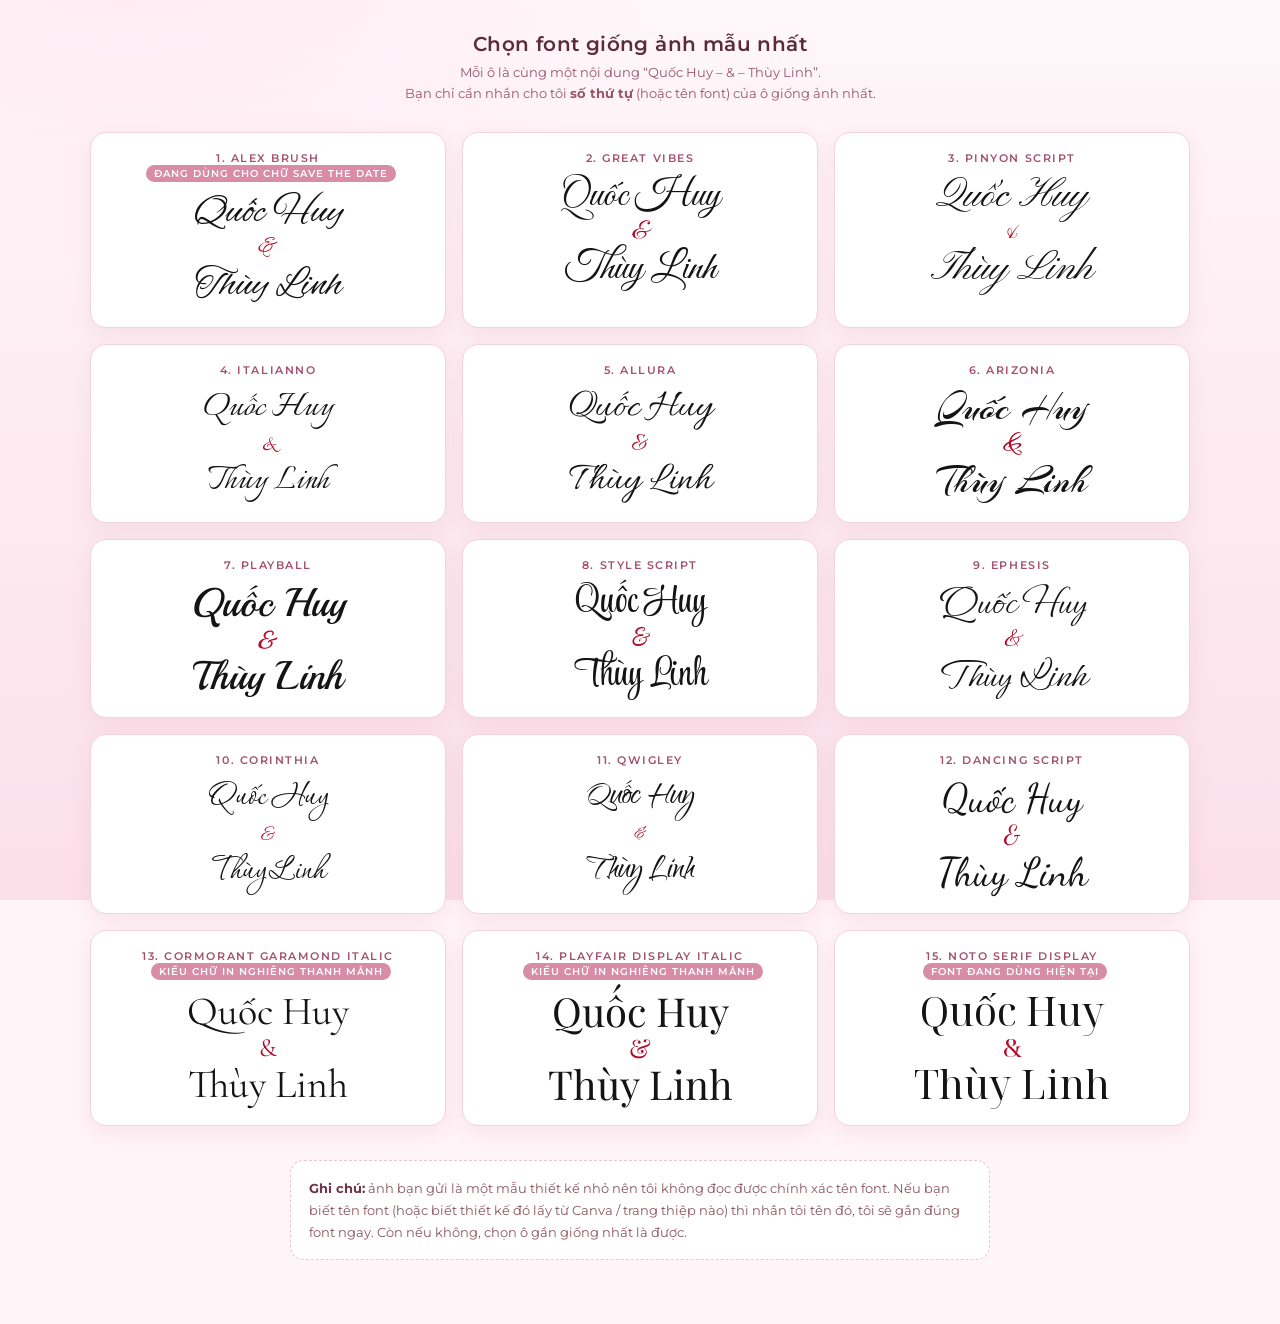
<file: font-preview.html>
<!DOCTYPE html>
<html lang="vi">
<head>
<meta charset="UTF-8">
<meta name="viewport" content="width=device-width, initial-scale=1.0">
<title>So sánh font tên cô dâu chú rể</title>

<link rel="preconnect" href="https://fonts.googleapis.com">
<link rel="preconnect" href="https://fonts.gstatic.com" crossorigin>
<link href="https://fonts.googleapis.com/css2?family=Alex+Brush&family=Allura&family=Arizonia&family=Corinthia&family=Cormorant+Garamond:ital,wght@1,500&family=Dancing+Script:wght@600&family=Ephesis&family=Great+Vibes&family=Italianno&family=Montserrat:wght@400;600&family=Noto+Serif+Display&family=Playball&family=Playfair+Display:ital,wght@1,500&family=Pinyon+Script&family=Qwigley&family=Style+Script&display=swap" rel="stylesheet">

<style>
  :root {
    --ink: #141414;
    --heart: #b30a28;
    --pink: #a4526b;
  }
  * { box-sizing: border-box; }
  body {
    margin: 0;
    padding: 32px 20px 64px;
    font-family: "Montserrat", sans-serif;
    color: #5b2b3b;
    background-color: #fff4f8;
    background-image:
      radial-gradient(900px 600px at 10% -10%, #ffe9f1 0%, rgba(255,233,241,0) 60%),
      linear-gradient(180deg, #fff7fa 0%, #fbdfe9 100%);
    background-attachment: fixed;
    min-height: 100vh;
  }
  h1 {
    font-size: 20px;
    font-weight: 600;
    text-align: center;
    margin: 0 0 6px;
    letter-spacing: .02em;
  }
  .sub {
    text-align: center;
    font-size: 13px;
    color: #9a5468;
    margin: 0 0 28px;
    line-height: 1.6;
  }
  .grid {
    display: grid;
    grid-template-columns: repeat(auto-fill, minmax(300px, 1fr));
    gap: 16px;
    max-width: 1100px;
    margin: 0 auto;
  }
  .card {
    background: #fff;
    border: 1px solid #f3d3de;
    border-radius: 16px;
    padding: 18px 16px 20px;
    box-shadow: 0 6px 20px rgba(214, 140, 164, .16);
    text-align: center;
  }
  .card .name {
    font-size: 11px;
    letter-spacing: .14em;
    text-transform: uppercase;
    color: var(--pink);
    font-weight: 600;
    margin-bottom: 10px;
  }
  .sample {
    color: var(--ink);
    line-height: 1.05;
  }
  .sample .n { font-size: 40px; }
  .sample .amp {
    display: block;
    font-size: 26px;
    color: var(--heart);
    margin: 2px 0;
  }
  .note {
    max-width: 700px;
    margin: 34px auto 0;
    font-size: 13px;
    line-height: 1.7;
    color: #8b5560;
    background: #fff;
    border: 1px dashed #ecc4d3;
    border-radius: 14px;
    padding: 16px 18px;
  }
  .note b { color: #6d3547; }
  .tag {
    display: inline-block;
    font-size: 10px;
    letter-spacing: .1em;
    text-transform: uppercase;
    color: #fff;
    background: #d98ca6;
    border-radius: 999px;
    padding: 2px 8px;
    margin-left: 6px;
    vertical-align: middle;
  }
</style>
</head>
<body>

<h1>Chọn font giống ảnh mẫu nhất</h1>
<p class="sub">
  Mỗi ô là cùng một nội dung “Quốc Huy – &amp; – Thùy Linh”.<br>
  Bạn chỉ cần nhắn cho tôi <b>số thứ tự</b> (hoặc tên font) của ô giống ảnh nhất.
</p>

<div class="grid" id="grid"></div>

<div class="note">
  <b>Ghi chú:</b> ảnh bạn gửi là một mẫu thiết kế nhỏ nên tôi không đọc được chính xác tên font.
  Nếu bạn biết tên font (hoặc biết thiết kế đó lấy từ Canva / trang thiệp nào) thì nhắn tôi tên đó,
  tôi sẽ gắn đúng font ngay. Còn nếu không, chọn ô gần giống nhất là được.
</div>

<script>
  const FONTS = [
    ["Alex Brush", "'Alex Brush', cursive", "đang dùng cho chữ Save the Date"],
    ["Great Vibes", "'Great Vibes', cursive", ""],
    ["Pinyon Script", "'Pinyon Script', cursive", ""],
    ["Italianno", "'Italianno', cursive", ""],
    ["Allura", "'Allura', cursive", ""],
    ["Arizonia", "'Arizonia', cursive", ""],
    ["Playball", "'Playball', cursive", ""],
    ["Style Script", "'Style Script', cursive", ""],
    ["Ephesis", "'Ephesis', cursive", ""],
    ["Corinthia", "'Corinthia', cursive", ""],
    ["Qwigley", "'Qwigley', cursive", ""],
    ["Dancing Script", "'Dancing Script', cursive", ""],
    ["Cormorant Garamond Italic", "'Cormorant Garamond', serif", "kiểu chữ in nghiêng thanh mảnh"],
    ["Playfair Display Italic", "'Playfair Display', serif", "kiểu chữ in nghiêng thanh mảnh"],
    ["Noto Serif Display", "'Noto Serif Display', serif", "font đang dùng hiện tại"]
  ];

  const grid = document.getElementById("grid");
  FONTS.forEach(([label, family, note], i) => {
    const card = document.createElement("div");
    card.className = "card";
    card.innerHTML =
      '<div class="name">' + (i + 1) + ". " + label +
        (note ? '<span class="tag">' + note + "</span>" : "") + "</div>" +
      '<div class="sample" style="font-family:' + family + '">' +
        '<span class="n">Quốc Huy</span>' +
        '<span class="amp">&</span>' +
        '<span class="n">Thùy Linh</span>' +
      "</div>";
    grid.appendChild(card);
  });
</script>

</body>
</html>
</file>
